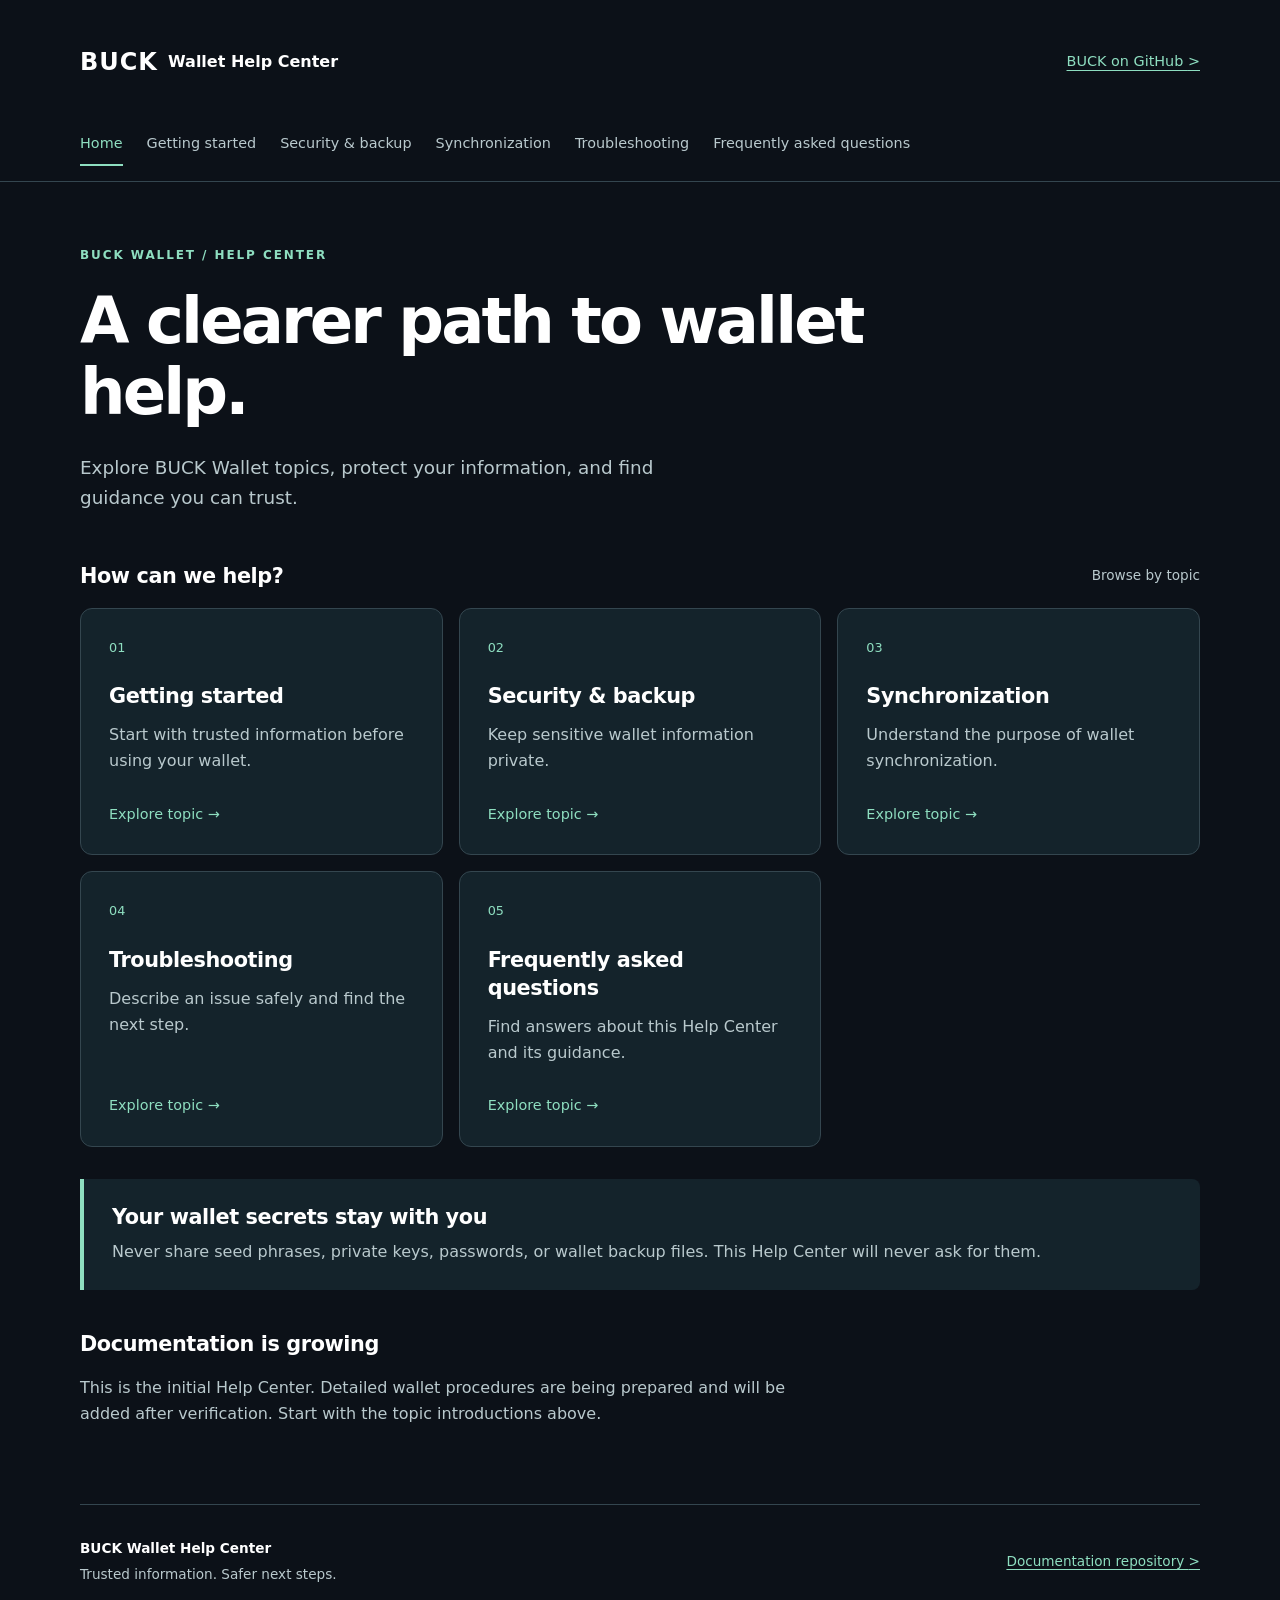
<file: index.html>
<!doctype html>
<html lang="en">
<head>
<meta charset="utf-8">
<meta name="viewport" content="width=device-width, initial-scale=1">
<title>A clearer path to wallet help. | BUCK Wallet Help Center</title>
<meta name="description" content="Explore BUCK Wallet topics, protect your information, and find guidance you can trust.">
<link rel="stylesheet" href="assets/css/help.css">
</head>
<body>
<a class="skip-link" href="#main">Skip to content</a>
<header><div class="header-inner"><a class="brand" href="index.html" aria-label="BUCK Help Center home"><span class="brand-wordmark notranslate" translate="no">BUCK</span><span>Wallet Help Center</span></a><a class="project-link" href="https://github.com/BuckCoin">BUCK on GitHub <span aria-hidden="true">&gt;</span></a></div><nav aria-label="Main navigation"><a href="index.html" aria-current="page">Home</a><a href="getting-started/">Getting started</a><a href="security-backup/">Security & backup</a><a href="synchronization/">Synchronization</a><a href="troubleshooting/">Troubleshooting</a><a href="faq/">Frequently asked questions</a></nav></header>
<main id="main" tabindex="-1"><div class="intro"><p class="eyebrow">BUCK WALLET / HELP CENTER</p><h1>A clearer path to wallet help.</h1><p class="lead">Explore BUCK Wallet topics, protect your information, and find guidance you can trust.</p></div><section aria-labelledby="topics"><div class="section-title"><h2 id="topics">How can we help?</h2><span>Browse by topic</span></div><div class="cards"><a class="card" href="getting-started/"><span class="card-number" aria-hidden="true">01</span><h2>Getting started</h2><p>Start with trusted information before using your wallet.</p><span class="card-action">Explore topic <span aria-hidden="true">→</span></span></a><a class="card" href="security-backup/"><span class="card-number" aria-hidden="true">02</span><h2>Security & backup</h2><p>Keep sensitive wallet information private.</p><span class="card-action">Explore topic <span aria-hidden="true">→</span></span></a><a class="card" href="synchronization/"><span class="card-number" aria-hidden="true">03</span><h2>Synchronization</h2><p>Understand the purpose of wallet synchronization.</p><span class="card-action">Explore topic <span aria-hidden="true">→</span></span></a><a class="card" href="troubleshooting/"><span class="card-number" aria-hidden="true">04</span><h2>Troubleshooting</h2><p>Describe an issue safely and find the next step.</p><span class="card-action">Explore topic <span aria-hidden="true">→</span></span></a><a class="card" href="faq/"><span class="card-number" aria-hidden="true">05</span><h2>Frequently asked questions</h2><p>Find answers about this Help Center and its guidance.</p><span class="card-action">Explore topic <span aria-hidden="true">→</span></span></a></div></section><aside class="notice"><h2>Your wallet secrets stay with you</h2><p>Never share seed phrases, private keys, passwords, or wallet backup files. This Help Center will never ask for them.</p></aside><section class="status"><h2>Documentation is growing</h2><p>This is the initial Help Center. Detailed wallet procedures are being prepared and will be added after verification. Start with the topic introductions above.</p></section></main>
<footer><div><strong>BUCK Wallet Help Center</strong><p>Trusted information. Safer next steps.</p></div><a href="https://github.com/BuckCoin/buck-help">Documentation repository <span aria-hidden="true">&gt;</span></a></footer>
</body>
</html>
</file>
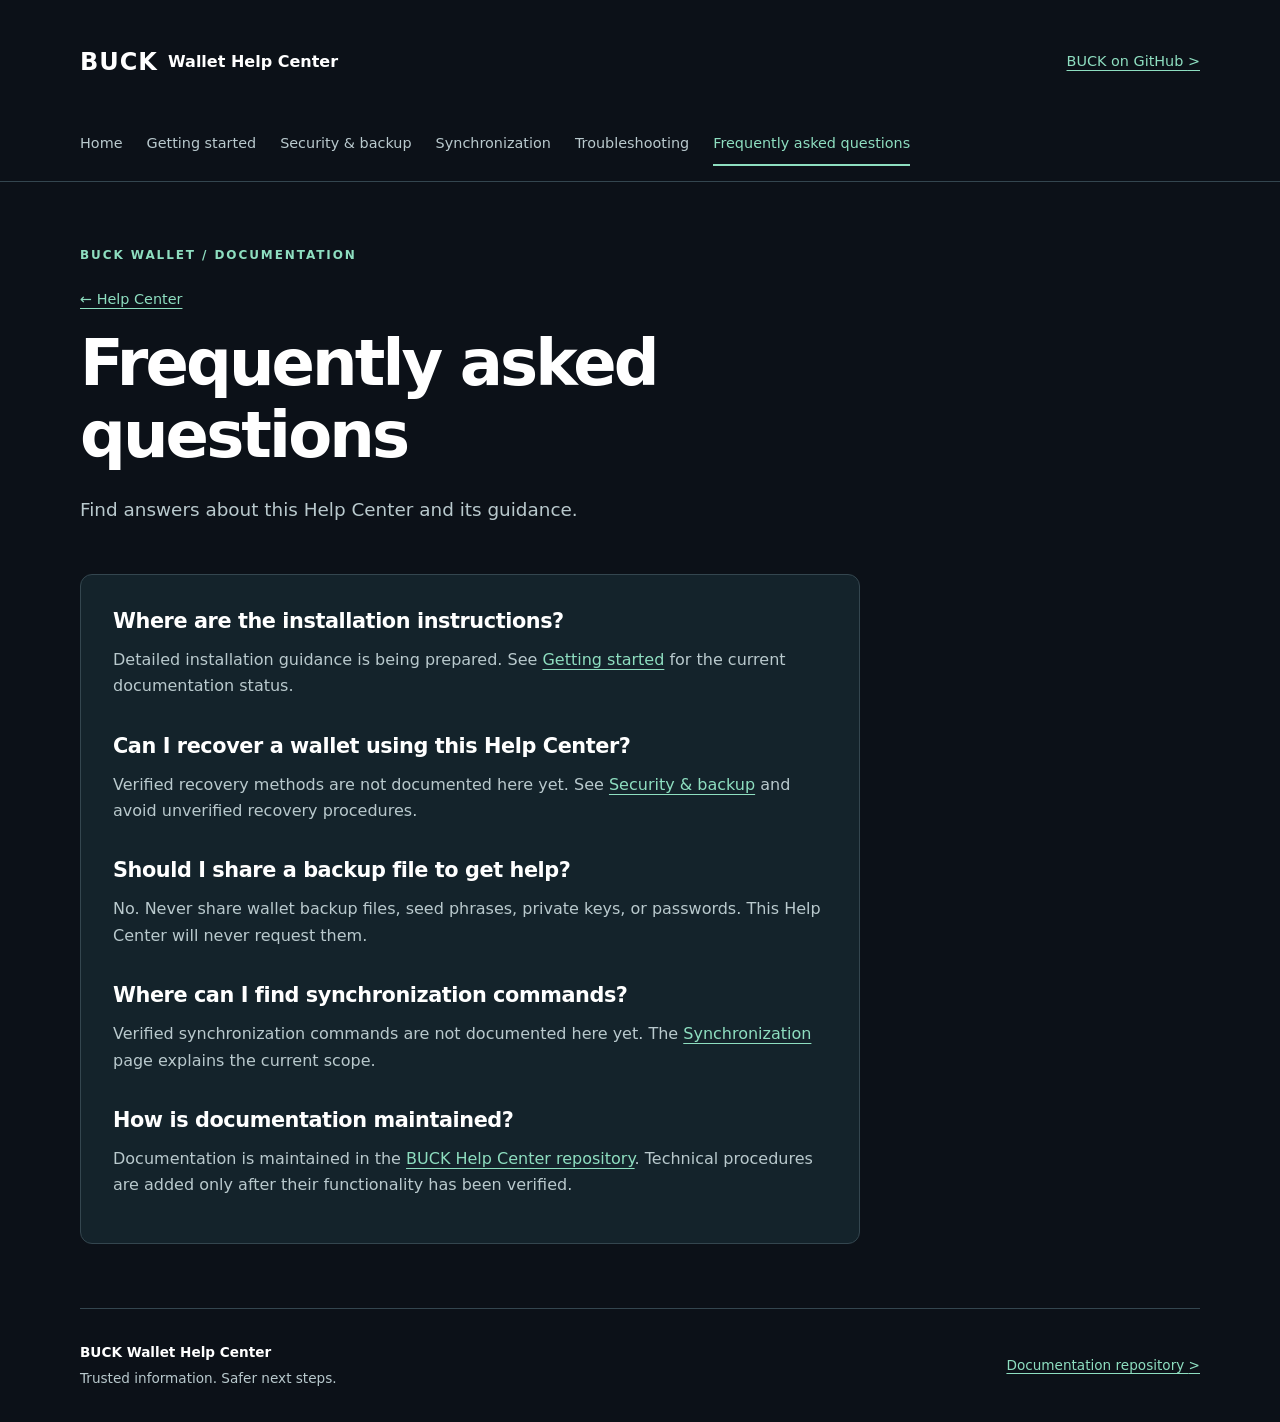
<file: faq/index.html>
<!doctype html>
<html lang="en">
<head>
<meta charset="utf-8">
<meta name="viewport" content="width=device-width, initial-scale=1">
<title>Frequently asked questions | BUCK Wallet Help Center</title>
<meta name="description" content="Find answers about this Help Center and its guidance.">
<link rel="stylesheet" href="../assets/css/help.css">
</head>
<body>
<a class="skip-link" href="#main">Skip to content</a>
<header><div class="header-inner"><a class="brand" href="../index.html" aria-label="BUCK Help Center home"><span class="brand-wordmark notranslate" translate="no">BUCK</span><span>Wallet Help Center</span></a><a class="project-link" href="https://github.com/BuckCoin">BUCK on GitHub <span aria-hidden="true">&gt;</span></a></div><nav aria-label="Main navigation"><a href="../index.html">Home</a><a href="../getting-started/">Getting started</a><a href="../security-backup/">Security & backup</a><a href="../synchronization/">Synchronization</a><a href="../troubleshooting/">Troubleshooting</a><a href="../faq/" aria-current="page">Frequently asked questions</a></nav></header>
<main id="main" tabindex="-1"><div class="intro"><p class="eyebrow">BUCK WALLET / DOCUMENTATION</p><a class="back" href="../index.html">← Help Center</a><h1>Frequently asked questions</h1><p class="lead">Find answers about this Help Center and its guidance.</p></div><article class="article"><h2>Where are the installation instructions?</h2><p>Detailed installation guidance is being prepared. See <a href="../getting-started/">Getting started</a> for the current documentation status.</p><h2>Can I recover a wallet using this Help Center?</h2><p>Verified recovery methods are not documented here yet. See <a href="../security-backup/">Security &amp; backup</a> and avoid unverified recovery procedures.</p><h2>Should I share a backup file to get help?</h2><p>No. Never share wallet backup files, seed phrases, private keys, or passwords. This Help Center will never request them.</p><h2>Where can I find synchronization commands?</h2><p>Verified synchronization commands are not documented here yet. The <a href="../synchronization/">Synchronization</a> page explains the current scope.</p><h2>How is documentation maintained?</h2><p>Documentation is maintained in the <a href="https://github.com/BuckCoin/buck-help">BUCK Help Center repository</a>. Technical procedures are added only after their functionality has been verified.</p></article></main>
<footer><div><strong>BUCK Wallet Help Center</strong><p>Trusted information. Safer next steps.</p></div><a href="https://github.com/BuckCoin/buck-help">Documentation repository <span aria-hidden="true">&gt;</span></a></footer>
</body>
</html>
</file>
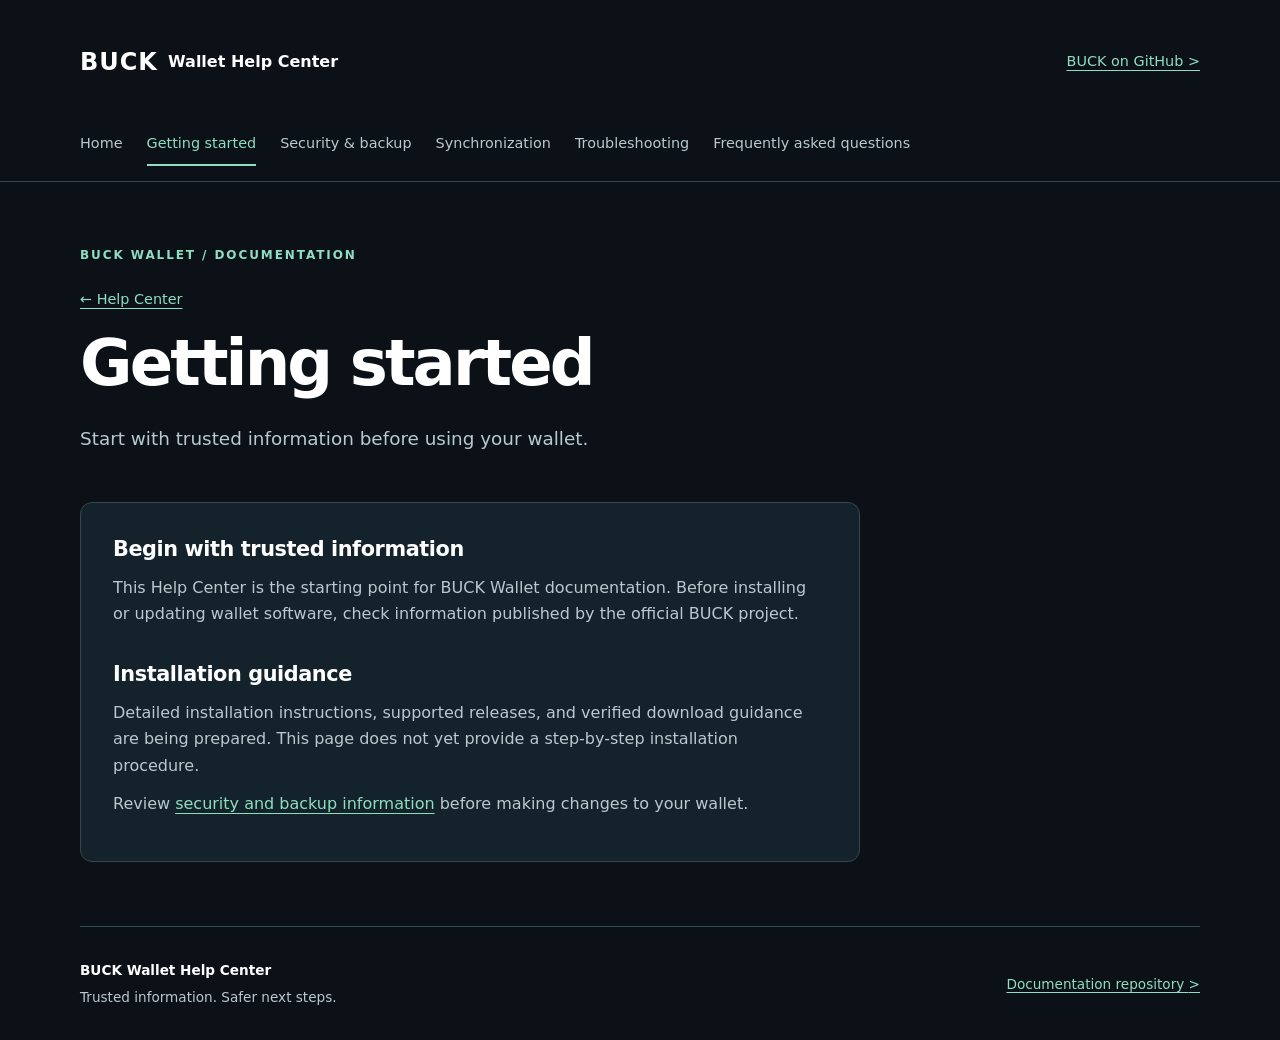
<file: getting-started/index.html>
<!doctype html>
<html lang="en">
<head>
<meta charset="utf-8">
<meta name="viewport" content="width=device-width, initial-scale=1">
<title>Getting started | BUCK Wallet Help Center</title>
<meta name="description" content="Start with trusted information before using your wallet.">
<link rel="stylesheet" href="../assets/css/help.css">
</head>
<body>
<a class="skip-link" href="#main">Skip to content</a>
<header><div class="header-inner"><a class="brand" href="../index.html" aria-label="BUCK Help Center home"><span class="brand-wordmark notranslate" translate="no">BUCK</span><span>Wallet Help Center</span></a><a class="project-link" href="https://github.com/BuckCoin">BUCK on GitHub <span aria-hidden="true">&gt;</span></a></div><nav aria-label="Main navigation"><a href="../index.html">Home</a><a href="../getting-started/" aria-current="page">Getting started</a><a href="../security-backup/">Security & backup</a><a href="../synchronization/">Synchronization</a><a href="../troubleshooting/">Troubleshooting</a><a href="../faq/">Frequently asked questions</a></nav></header>
<main id="main" tabindex="-1"><div class="intro"><p class="eyebrow">BUCK WALLET / DOCUMENTATION</p><a class="back" href="../index.html">← Help Center</a><h1>Getting started</h1><p class="lead">Start with trusted information before using your wallet.</p></div><article class="article"><h2>Begin with trusted information</h2><p>This Help Center is the starting point for BUCK Wallet documentation. Before installing or updating wallet software, check information published by the official BUCK project.</p><h2>Installation guidance</h2><p>Detailed installation instructions, supported releases, and verified download guidance are being prepared. This page does not yet provide a step-by-step installation procedure.</p><p>Review <a href="../security-backup/">security and backup information</a> before making changes to your wallet.</p></article></main>
<footer><div><strong>BUCK Wallet Help Center</strong><p>Trusted information. Safer next steps.</p></div><a href="https://github.com/BuckCoin/buck-help">Documentation repository <span aria-hidden="true">&gt;</span></a></footer>
</body>
</html>
</file>
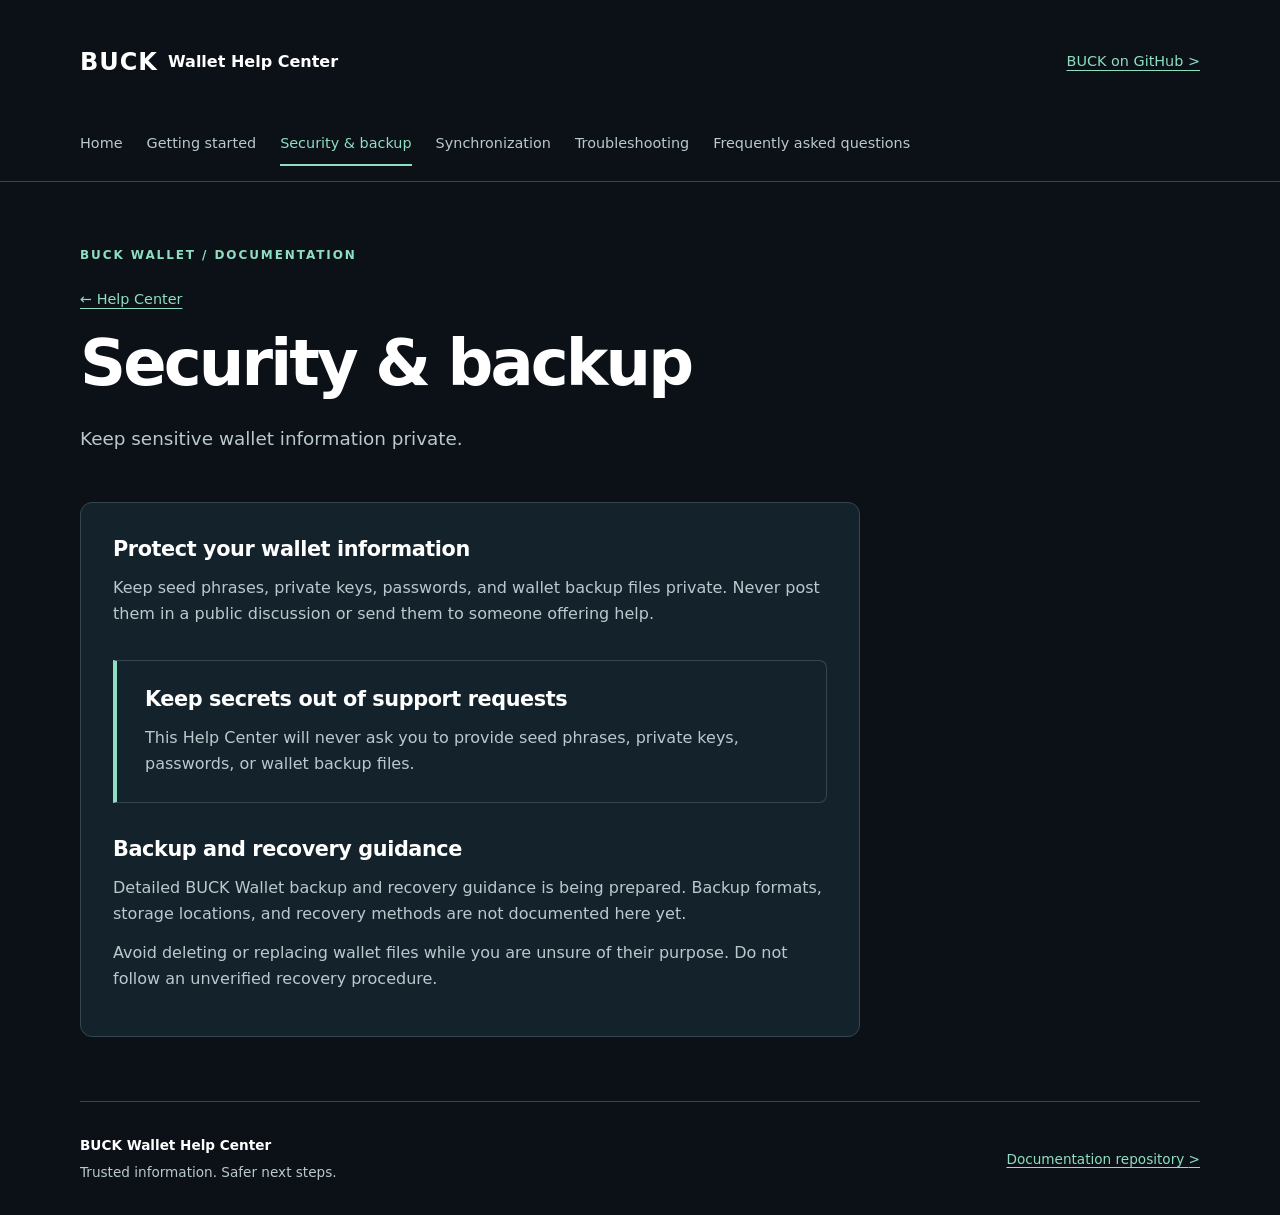
<file: security-backup/index.html>
<!doctype html>
<html lang="en">
<head>
<meta charset="utf-8">
<meta name="viewport" content="width=device-width, initial-scale=1">
<title>Security & backup | BUCK Wallet Help Center</title>
<meta name="description" content="Keep sensitive wallet information private.">
<link rel="stylesheet" href="../assets/css/help.css">
</head>
<body>
<a class="skip-link" href="#main">Skip to content</a>
<header><div class="header-inner"><a class="brand" href="../index.html" aria-label="BUCK Help Center home"><span class="brand-wordmark notranslate" translate="no">BUCK</span><span>Wallet Help Center</span></a><a class="project-link" href="https://github.com/BuckCoin">BUCK on GitHub <span aria-hidden="true">&gt;</span></a></div><nav aria-label="Main navigation"><a href="../index.html">Home</a><a href="../getting-started/">Getting started</a><a href="../security-backup/" aria-current="page">Security & backup</a><a href="../synchronization/">Synchronization</a><a href="../troubleshooting/">Troubleshooting</a><a href="../faq/">Frequently asked questions</a></nav></header>
<main id="main" tabindex="-1"><div class="intro"><p class="eyebrow">BUCK WALLET / DOCUMENTATION</p><a class="back" href="../index.html">← Help Center</a><h1>Security & backup</h1><p class="lead">Keep sensitive wallet information private.</p></div><article class="article"><h2>Protect your wallet information</h2><p>Keep seed phrases, private keys, passwords, and wallet backup files private. Never post them in a public discussion or send them to someone offering help.</p><aside class="notice"><h2>Keep secrets out of support requests</h2><p>This Help Center will never ask you to provide seed phrases, private keys, passwords, or wallet backup files.</p></aside><h2>Backup and recovery guidance</h2><p>Detailed BUCK Wallet backup and recovery guidance is being prepared. Backup formats, storage locations, and recovery methods are not documented here yet.</p><p>Avoid deleting or replacing wallet files while you are unsure of their purpose. Do not follow an unverified recovery procedure.</p></article></main>
<footer><div><strong>BUCK Wallet Help Center</strong><p>Trusted information. Safer next steps.</p></div><a href="https://github.com/BuckCoin/buck-help">Documentation repository <span aria-hidden="true">&gt;</span></a></footer>
</body>
</html>
</file>
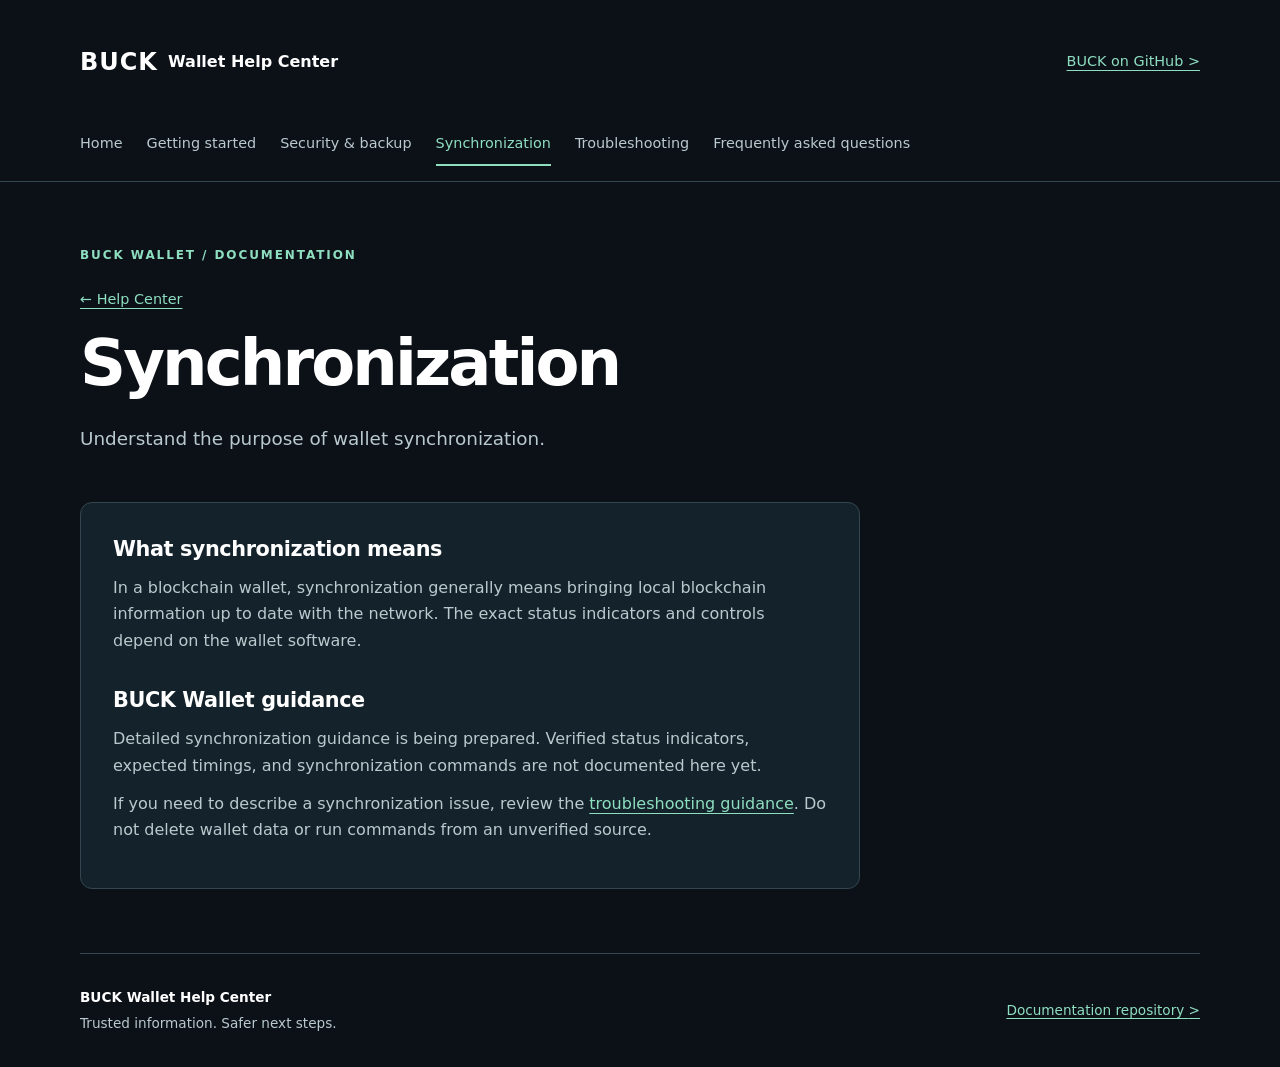
<file: synchronization/index.html>
<!doctype html>
<html lang="en">
<head>
<meta charset="utf-8">
<meta name="viewport" content="width=device-width, initial-scale=1">
<title>Synchronization | BUCK Wallet Help Center</title>
<meta name="description" content="Understand the purpose of wallet synchronization.">
<link rel="stylesheet" href="../assets/css/help.css">
</head>
<body>
<a class="skip-link" href="#main">Skip to content</a>
<header><div class="header-inner"><a class="brand" href="../index.html" aria-label="BUCK Help Center home"><span class="brand-wordmark notranslate" translate="no">BUCK</span><span>Wallet Help Center</span></a><a class="project-link" href="https://github.com/BuckCoin">BUCK on GitHub <span aria-hidden="true">&gt;</span></a></div><nav aria-label="Main navigation"><a href="../index.html">Home</a><a href="../getting-started/">Getting started</a><a href="../security-backup/">Security & backup</a><a href="../synchronization/" aria-current="page">Synchronization</a><a href="../troubleshooting/">Troubleshooting</a><a href="../faq/">Frequently asked questions</a></nav></header>
<main id="main" tabindex="-1"><div class="intro"><p class="eyebrow">BUCK WALLET / DOCUMENTATION</p><a class="back" href="../index.html">← Help Center</a><h1>Synchronization</h1><p class="lead">Understand the purpose of wallet synchronization.</p></div><article class="article"><h2>What synchronization means</h2><p>In a blockchain wallet, synchronization generally means bringing local blockchain information up to date with the network. The exact status indicators and controls depend on the wallet software.</p><h2>BUCK Wallet guidance</h2><p>Detailed synchronization guidance is being prepared. Verified status indicators, expected timings, and synchronization commands are not documented here yet.</p><p>If you need to describe a synchronization issue, review the <a href="../troubleshooting/">troubleshooting guidance</a>. Do not delete wallet data or run commands from an unverified source.</p></article></main>
<footer><div><strong>BUCK Wallet Help Center</strong><p>Trusted information. Safer next steps.</p></div><a href="https://github.com/BuckCoin/buck-help">Documentation repository <span aria-hidden="true">&gt;</span></a></footer>
</body>
</html>
</file>
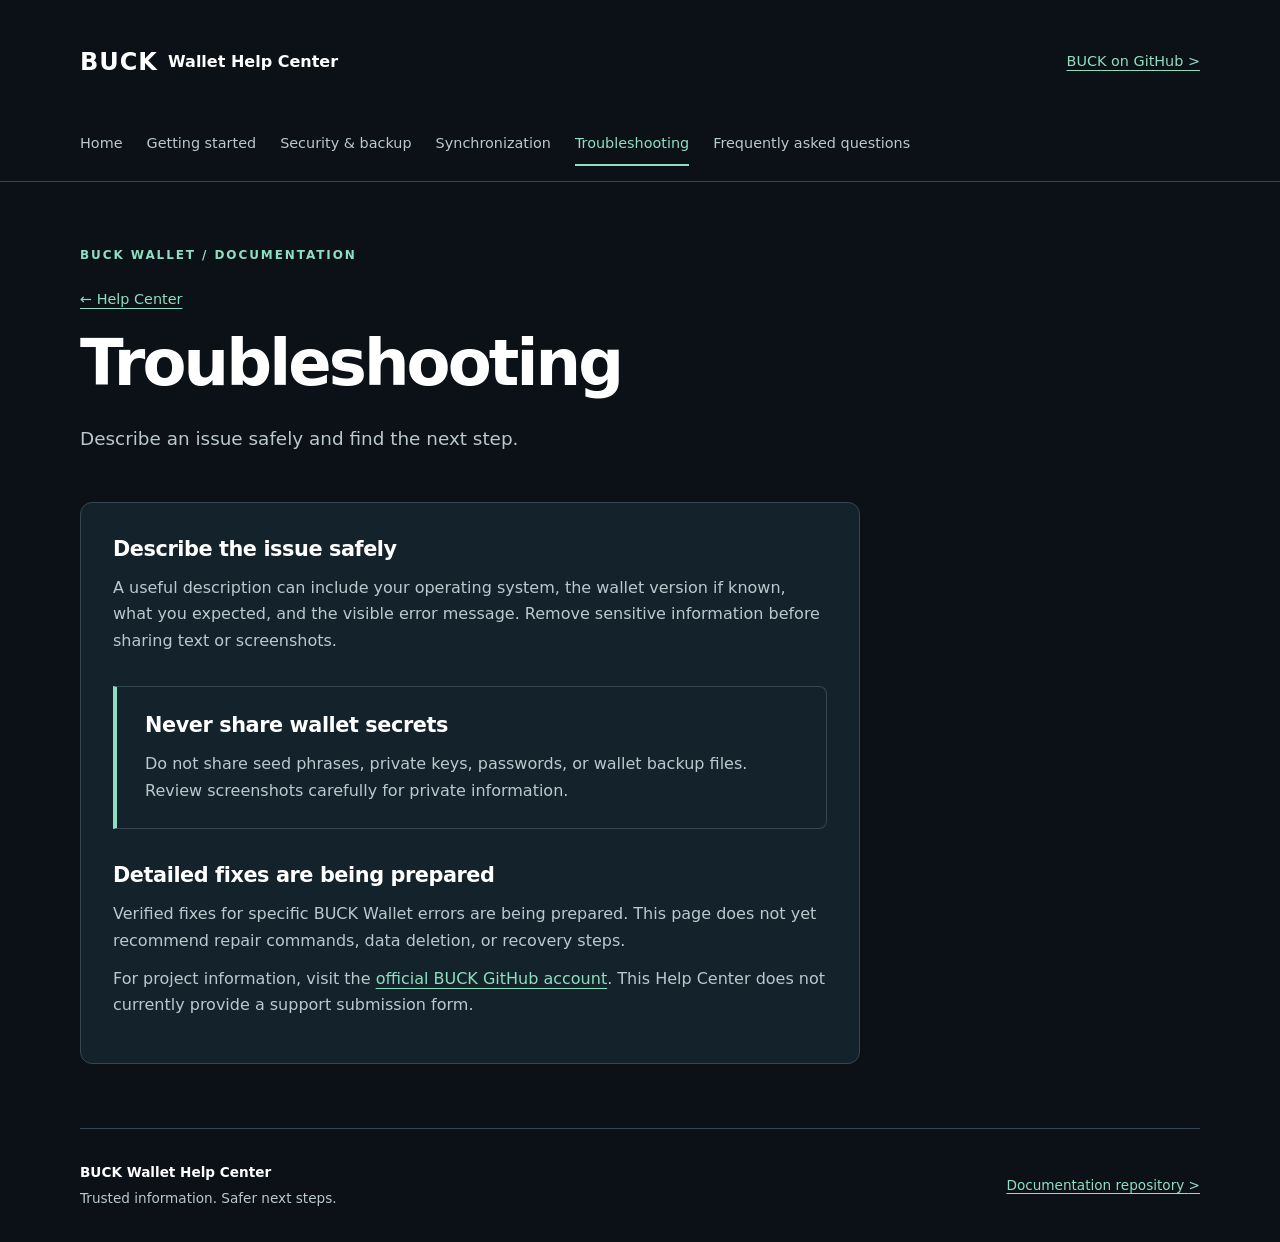
<file: troubleshooting/index.html>
<!doctype html>
<html lang="en">
<head>
<meta charset="utf-8">
<meta name="viewport" content="width=device-width, initial-scale=1">
<title>Troubleshooting | BUCK Wallet Help Center</title>
<meta name="description" content="Describe an issue safely and find the next step.">
<link rel="stylesheet" href="../assets/css/help.css">
</head>
<body>
<a class="skip-link" href="#main">Skip to content</a>
<header><div class="header-inner"><a class="brand" href="../index.html" aria-label="BUCK Help Center home"><span class="brand-wordmark notranslate" translate="no">BUCK</span><span>Wallet Help Center</span></a><a class="project-link" href="https://github.com/BuckCoin">BUCK on GitHub <span aria-hidden="true">&gt;</span></a></div><nav aria-label="Main navigation"><a href="../index.html">Home</a><a href="../getting-started/">Getting started</a><a href="../security-backup/">Security & backup</a><a href="../synchronization/">Synchronization</a><a href="../troubleshooting/" aria-current="page">Troubleshooting</a><a href="../faq/">Frequently asked questions</a></nav></header>
<main id="main" tabindex="-1"><div class="intro"><p class="eyebrow">BUCK WALLET / DOCUMENTATION</p><a class="back" href="../index.html">← Help Center</a><h1>Troubleshooting</h1><p class="lead">Describe an issue safely and find the next step.</p></div><article class="article"><h2>Describe the issue safely</h2><p>A useful description can include your operating system, the wallet version if known, what you expected, and the visible error message. Remove sensitive information before sharing text or screenshots.</p><aside class="notice"><h2>Never share wallet secrets</h2><p>Do not share seed phrases, private keys, passwords, or wallet backup files. Review screenshots carefully for private information.</p></aside><h2>Detailed fixes are being prepared</h2><p>Verified fixes for specific BUCK Wallet errors are being prepared. This page does not yet recommend repair commands, data deletion, or recovery steps.</p><p>For project information, visit the <a href="https://github.com/BuckCoin">official BUCK GitHub account</a>. This Help Center does not currently provide a support submission form.</p></article></main>
<footer><div><strong>BUCK Wallet Help Center</strong><p>Trusted information. Safer next steps.</p></div><a href="https://github.com/BuckCoin/buck-help">Documentation repository <span aria-hidden="true">&gt;</span></a></footer>
</body>
</html>
</file>
<file: assets/css/help.css>
/* BUCK 2.0 Help Center: no external fonts or dependencies. */
:root { color-scheme: dark; --bg: #0C1118; --card: #14232B; --accent: #8EDEC0; --text: #FFFFFF; --muted: #B9C9CD; --line: #34464F; }
* { box-sizing: border-box; }
body { margin: 0; background: var(--bg); color: var(--text); font: 1rem/1.65 system-ui, -apple-system, BlinkMacSystemFont, "Segoe UI", sans-serif; }
a { color: var(--accent); text-underline-offset: .25em; }
a:hover { text-decoration-thickness: 2px; }
a:focus-visible { outline: 3px solid var(--accent); outline-offset: 5px; border-radius: 3px; }
.skip-link { position: absolute; top: -100px; left: 1rem; z-index: 5; padding: .75rem 1rem; background: var(--accent); color: var(--bg); }
.skip-link:focus { top: 1rem; }
header { border-bottom: 1px solid var(--line); }
.header-inner, nav, main, footer { width: min(1120px, calc(100% - 48px)); margin-inline: auto; }
.header-inner { display: flex; justify-content: space-between; align-items: center; gap: 24px; padding-block: 26px; }
.brand { display: flex; align-items: center; gap: 16px; color: var(--text); text-decoration: none; font-weight: 600; }
.brand-wordmark { display: inline-flex; align-items: center; flex: 0 0 auto; width: 72px; height: 72px; font-size: 1.5rem; font-weight: 800; letter-spacing: .04em; line-height: 1; }
.project-link { font-size: .9rem; }
nav { display: flex; flex-wrap: wrap; gap: 6px 24px; padding-bottom: 17px; }
nav a { display: inline-block; color: var(--muted); text-decoration: none; padding-block: 8px; font-size: .9rem; }
nav a[aria-current="page"] { color: var(--accent); box-shadow: 0 2px var(--accent); }
main { padding-block: 64px; }
.intro { max-width: 800px; margin-bottom: 48px; }
.eyebrow { color: var(--accent); font-size: .75rem; letter-spacing: .16em; font-weight: 700; margin: 0 0 20px; }
h1 { font-size: clamp(2.2rem, 5vw, 4.1rem); line-height: 1.12; letter-spacing: -.045em; margin: 16px 0 24px; }
h2 { font-size: 1.3rem; line-height: 1.35; letter-spacing: -.02em; }
p { margin: 12px 0; }
.lead { color: var(--muted); font-size: 1.15rem; max-width: 660px; }
.back { font-size: .9rem; }
.section-title { display: flex; align-items: center; justify-content: space-between; gap: 16px; margin-bottom: 18px; }
.section-title h2 { margin: 0; }
.section-title span { color: var(--muted); font-size: .85rem; }
.cards { display: grid; grid-template-columns: repeat(3, 1fr); gap: 16px; }
.card { display: flex; flex-direction: column; padding: 28px; background: var(--card); border: 1px solid var(--line); border-radius: 12px; text-decoration: none; color: var(--text); }
.card:hover { border-color: var(--accent); }
.card-number { color: var(--accent); font-size: .8rem; }
.card h2 { margin: 24px 0 4px; }
.card p { color: var(--muted); margin: 8px 0 28px; }
.card-action { color: var(--accent); font-size: .9rem; margin-top: auto; }
.notice { margin-top: 32px; padding: 24px 28px; background: var(--card); border-left: 4px solid var(--accent); border-radius: 0 8px 8px 0; }
.notice h2 { margin: 0 0 8px; }
.notice p { margin: 0; color: var(--muted); }
.status { max-width: 740px; margin-top: 40px; }
.status p { color: var(--muted); }
.article { max-width: 780px; padding: 32px; background: var(--card); border: 1px solid var(--line); border-radius: 12px; }
.article h2 { margin: 32px 0 12px; }
.article > h2:first-child { margin-top: 0; }
.article p { color: var(--muted); }
.article .notice { border: 1px solid var(--line); border-left: 4px solid var(--accent); margin-bottom: 28px; }
.article .notice h2 { margin-top: 0; }
.button { display: inline-block; background: var(--accent); color: var(--bg); padding: 12px 20px; border-radius: 6px; font-weight: 600; }
footer { border-top: 1px solid var(--line); padding-block: 32px; display: flex; align-items: center; justify-content: space-between; gap: 24px; font-size: .85rem; }
footer p { color: var(--muted); margin: 4px 0 0; }
@media (max-width: 900px) { .cards { grid-template-columns: repeat(2, 1fr); } }
@media (max-width: 600px) { .header-inner, nav, main, footer { width: calc(100% - 32px); } .header-inner { flex-wrap: wrap; gap: 16px; padding-block: 20px; } .brand { gap: 12px; font-size: .9rem; } .brand-wordmark { width: 56px; height: 56px; font-size: 1.15rem; } nav { gap: 4px 18px; } main { padding-block: 36px; } .intro { margin-bottom: 32px; } .cards { grid-template-columns: 1fr; } .card, .article { padding: 24px; } .notice { padding: 20px; } .section-title { align-items: flex-start; flex-direction: column; gap: 4px; } footer { align-items: flex-start; flex-direction: column; } }
</file>
